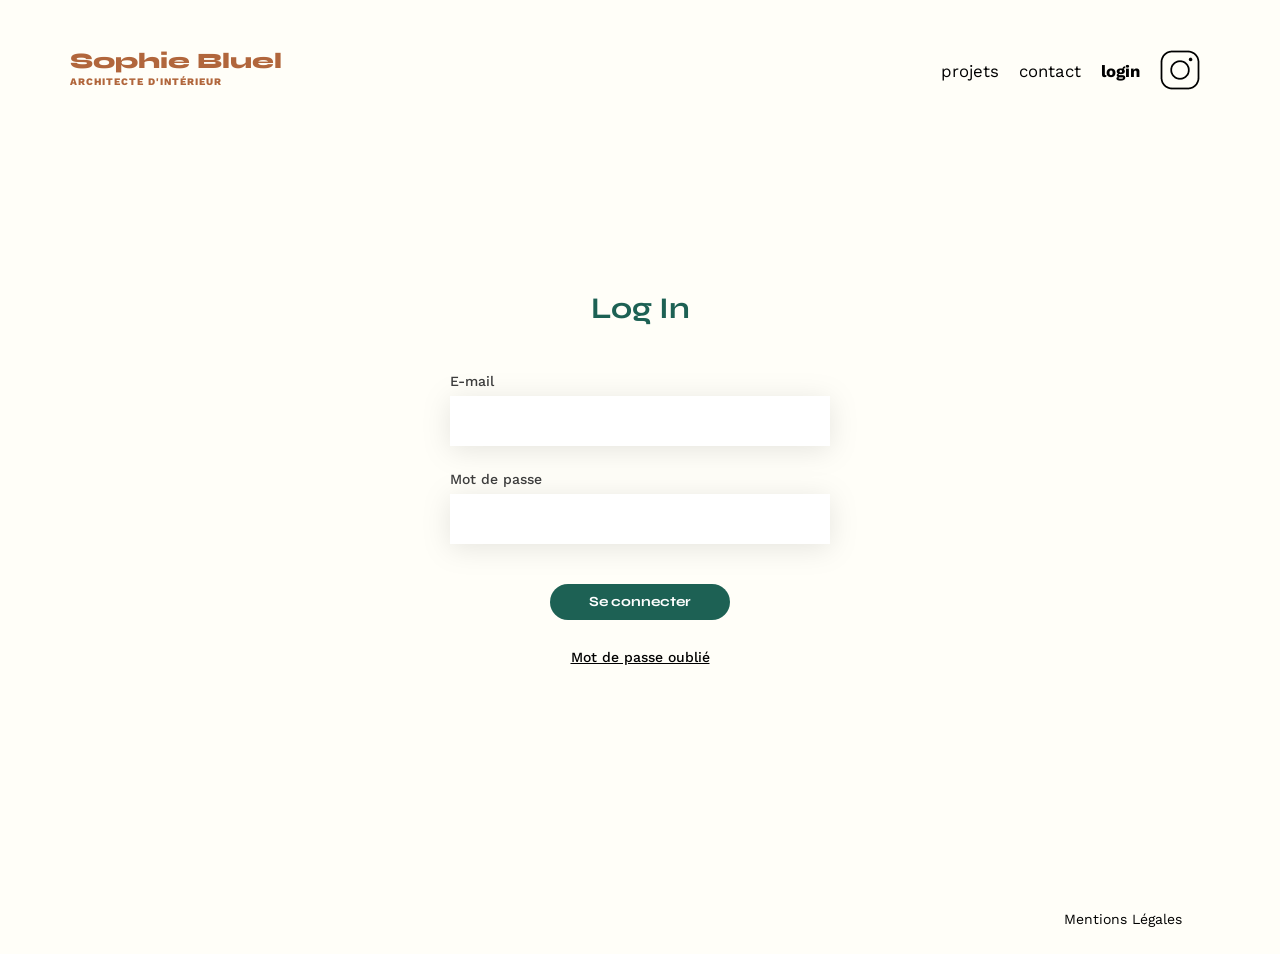
<file: FrontEnd/login.html>
<!DOCTYPE html>
<html lang="fr">
  <head>
    <meta charset="UTF-8" />
    <meta name="viewport" content="width=device-width, initial-scale=1.0" />
    <link rel="preconnect" href="https://fonts.googleapis.com" />
    <link rel="preconnect" href="https://fonts.gstatic.com" crossorigin />
    <link
      href="https://fonts.googleapis.com/css2?family=Syne:wght@700;800&family=Work+Sans&display=swap"
      rel="stylesheet"
    />
    <meta name="description" content="" />
    <title>Page de connexion</title>
    <link rel="stylesheet" href="assets/style.css" />
    <link rel="stylesheet" href="assets/login.css" />
    <script type="module" src="scripts/login.js" defer></script>
    <script type="module" src="scripts/admin.js" defer></script>
  </head>
  <body>
    <header>
      <h1>Sophie Bluel <span>Architecte d'intérieur</span></h1>
      <nav>
        <ul id="navbar">
          <li>
            <a href="index.html">projets</a>
          </li>
          <li>
            <a href="index.html#formulaire" id="contact">contact</a>
          </li>
          <li>
            <a href="login.html" id="loginBtn">login</a>
          </li>
          <li>
            <a id="logoutBtn" href="index.html">logout</a>
          </li>
          <li><img src="./assets/icons/instagram.png" alt="Instagram" /></li>
        </ul>
      </nav>
    </header>
    <div class="container">
      <main>
        <h2>Log In</h2>
        <form action="login" method="post">
          <div class="input-container">
            <label for="email">E-mail</label>
            <input type="email" id="email" name="email" required />
          </div>
          <div class="input-container">
            <label for="password">Mot de passe</label>
            <input type="password" id="password" name="password" required />
          </div>
          <p class="hide" id="incorrect">
            Erreur dans l’identifiant ou le mot de passe
          </p>
          <button type="submit" id="loginButton">Se connecter</button>
        </form>
        <p><a class="mdp" href="#">Mot de passe oublié</a></p>
      </main>
      <footer>
        <nav>
          <ul>
            <li>Mentions Légales</li>
          </ul>
        </nav>
      </footer>
    </div>
  </body>
</html>
</file>
<file: FrontEnd/assets/style.css>
/* http://meyerweb.com/eric/tools/css/reset/
   v2.0 | 20110126
   License: none (public domain)
*/

html,
body,
div,
span,
applet,
object,
iframe,
h1,
h2,
h3,
h4,
h5,
h6,
p,
blockquote,
pre,
a,
abbr,
acronym,
address,
big,
cite,
code,
del,
dfn,
em,
img,
ins,
kbd,
q,
s,
samp,
small,
strike,
strong,
sub,
sup,
tt,
var,
b,
u,
i,
center,
dl,
dt,
dd,
ol,
ul,
li,
fieldset,
form,
label,
legend,
table,
caption,
tbody,
tfoot,
thead,
tr,
th,
td,
article,
aside,
canvas,
details,
embed,
figure,
figcaption,
footer,
header,
hgroup,
menu,
nav,
output,
ruby,
section,
summary,
time,
mark,
audio,
video {
  margin: 0;
  padding: 0;
  border: 0;
  font-size: 100%;
  font: inherit;
  vertical-align: baseline;
}
/* HTML5 display-role reset for older browsers */
article,
aside,
details,
figcaption,
figure,
footer,
header,
hgroup,
menu,
nav,
section {
  display: block;
}
body {
  line-height: 1;
}
ol,
ul {
  list-style: none;
}
blockquote,
q {
  quotes: none;
}
blockquote:before,
blockquote:after,
q:before,
q:after {
  content: "";
  content: none;
}
table {
  border-collapse: collapse;
  border-spacing: 0;
}
/** end reset css**/
body {
  max-width: 1140px;
  margin: auto;
  font-family: "Work Sans";
  font-size: 14px;
  background-color: #fffef8;
}
header {
  display: flex;
  justify-content: space-between;
  margin: 50px 0;
}

.headeredit {
  margin-top: 80px;
}

section {
  margin: 50px 0;
}

h1 {
  display: flex;
  flex-direction: column;
  font-family: "Syne";
  font-size: 22px;
  font-weight: 800;
  color: #b1663c;
  gap: 5px;
}

h1 > span {
  font-family: "Work Sans";
  font-size: 10px;
  letter-spacing: 0.1em;
  text-transform: uppercase;
}

h2 {
  font-family: "Syne";
  font-weight: 700;
  font-size: 30px;
  color: #1d6154;
}
nav ul {
  display: flex;
  align-items: center;
  list-style-type: none;
}
nav li {
  padding: 0 10px;
  font-size: 1.2em;
}

.bold {
  font-weight: 700;
}

a {
  text-decoration: none;
  color: black;
}

a:hover {
  color: #b1663c;
  transition: 0.3s;
}

li:hover {
  color: #b1663c;
  transition: 0.3s;
}
#introduction {
  display: flex;
  align-items: center;
  margin: 100px 0;
}
#introduction figure {
  flex: 1;
}
#introduction img {
  display: block;
  margin: auto;
  width: 80%;
}

#introduction article {
  flex: 1;
}
#introduction h2 {
  margin-bottom: 1em;
}

#introduction p {
  margin-bottom: 0.5em;
}
.projets {
  display: flex;
  flex-direction: column;
  justify-content: center;
  align-items: center;
  position: relative;
  margin-top: 150px;
}
#portfolio h2 {
  text-align: center;
  margin-bottom: 1em;
  margin-right: 20px;
}

.editbar {
  display: flex;
  flex-direction: row;
  justify-content: center;
  align-items: center;
  padding: 15px;
  background-color: black;
  color: white;
  position: absolute;
  left: 0;
  right: 0;
  top: 0;
  z-index: 5;
}

.edit {
  border: none;
  background-color: transparent;
  cursor: pointer;
  position: relative;
  left: 162px;
  bottom: 53px;
  color: black;
  font-size: 15px;
  font-family: "Work Sans";
  margin-bottom: 55px;
}

.edit:hover {
  color: #b1663c;
  transition: 0.3s;
}

.overlay {
  position: fixed;
  top: 0;
  left: 0;
  width: 100%;
  height: 100%;
  background: rgba(0, 0, 0, 0.3);
  z-index: 1;
  display: none;
}

.modal {
  position: fixed;
  top: 50%;
  left: 50%;
  transform: translate(-50%, -50%);
  width: 630px;
  height: 688px;
  background-color: white;
  padding: 30px;
  z-index: 2;
  border-radius: 10px;
  display: none;
}

.modalForm {
  position: fixed;
  top: 50%;
  left: 50%;
  transform: translate(-50%, -50%);
  width: 630px;
  height: 688px;
  background-color: white;
  padding: 30px;
  z-index: 2;
  border-radius: 10px;
  display: none;
}

.modalForm .modal-headerForm {
  width: 100%;
  /* background-color: #1d6154; */
  height: 35px;
  display: flex;
  justify-content: space-between;
  align-items: center;
}

.modalForm .modal-headerForm button {
  cursor: pointer;
  border: none;
  background-color: transparent;
}

.modalForm .modal-headerForm .closeModal {
  transform: scale(1.2);
  position: absolute;
  right: 30px;
  top: 26px;
}

.modalForm .modal-headerForm .backModal {
  transform: scale(0.8);
  position: absolute;
  left: 30px;
  top: 26px;
}

.modal-header {
  width: 100%;
  align-items: center;
  justify-content: flex-end;
  height: 35px;
  display: flex;
}

.modal-header button {
  cursor: pointer;
  border: none;
  background-color: transparent;
  position: absolute;
  right: 30px;
  top: 26px;
}

.modal-header button svg {
  transform: scale(1.2);
}

.modal-title {
  color: #000;
  text-align: center;
  font-family: "Work Sans";
  font-size: 28px;
  font-weight: 400;
}

.modal-footer {
  position: absolute;
  bottom: 45px;
  left: 0;
  display: flex;
  flex-direction: column;
  justify-content: center;
  align-items: center;
  width: 100%;
}

.modal-content {
  position: absolute;
  bottom: 125px;
  left: 17%;
  display: flex;
  flex-direction: column;
  align-items: center;
  width: 70%;
  height: 485px;
  border-bottom: 1px solid #b3b3b3;
}

.form {
  display: flex;
  flex-direction: column;
  align-items: center;
  width: 100%;
  height: 100%;
}

.form .upload-file svg {
  height: 90px;
  width: 90px;
  padding-top: 15px;
}

.upload-file {
  width: 100%;
  height: 420px;
  display: flex;
  flex-direction: column;
  align-items: center;
  background-color: #e8f1f6;
  border-radius: 5px;
  gap: 10px;
}

.upload-file p {
  color: #444;
  text-align: center;
  font-family: Work Sans;
  font-size: 10px;
  font-weight: 400;
  padding-top: 5px;
}

.upload-file input {
  display: none;
}

.upload-file #image-preview {
  object-fit: cover;
  height: 205px;
  max-width: 160px;
}

label[for="image-upload"] {
  display: flex;
  justify-content: center;
  align-items: center;
  background-color: #cbd6dc;
  color: #306685;
  font-weight: 500;
  padding: 10px 10px;
  width: 165px;
  height: 20px;
  border-radius: 50px;
  cursor: pointer;
  transition: background-color 0.3s;
}

label[for="image-upload"]:hover {
  color: #1d6154;
  transition: background-color 0.3s;
  background-color: #e8f1f6;
}

.form .wrapper {
  margin-top: 40px;
  width: 100%;
  height: 100%;
  display: flex;
  flex-direction: column;
  justify-content: flex-start;
  align-items: flex-start;
  gap: 30px;
}

.wrapperTitle {
  display: flex;
  flex-direction: column;
  justify-content: flex-start;
  align-items: flex-start;
  gap: 10px;
  font-family: "Work Sans";
  font-size: 14px;
  font-weight: 500;
  color: #3d3d3d;
  width: 100%;
}

.wrapperTitle input {
  width: 100%;
  height: 50px;
  border: none;
  filter: drop-shadow(0px 4px 14px rgba(0, 0, 0, 0.08));
  color: #444;
  font-family: Work Sans;
  font-size: 14px;
  text-indent: 15px;
}

.wrapperCategory {
  display: flex;
  flex-direction: column;
  justify-content: flex-start;
  align-items: flex-start;
  gap: 10px;
  font-family: "Work Sans";
  font-size: 14px;
  font-weight: 500;
  color: #3d3d3d;
  width: 100%;
}

.wrapperCategory select {
  width: 100%;
  height: 50px;
  border: none;
  filter: drop-shadow(0px 4px 14px rgba(0, 0, 0, 0.08));
  background-color: white;
  cursor: pointer;
  color: #444;
  font-family: Work Sans;
  font-size: 14px;
  text-indent: 5px;
}

.wrapperCategory select option {
  cursor: pointer;
  color: #444;
  font-family: Work Sans;
  font-size: 14px;
}

.modal-gallery {
  width: 100%;
  height: 100%;
  display: flex;
  flex-wrap: wrap;
  gap: 8px;
  overflow: scroll;
  scrollbar-width: none; /* For Firefox */
}

.modal-gallery::-webkit-scrollbar {
  display: none; /* For Chrome, Safari and Opera */
}

.modal-gallery img {
  width: 90px;
  height: 120px;
  object-fit: cover;
}

.modal-gallery figure {
  width: 90px;
  height: 120px;
  padding-bottom: 30px;
  position: relative;
}

.modal-gallery figure button {
  width: 20px;
  height: 20px;
  background-color: black;
  border: none;
  cursor: pointer;
  border-radius: 2px;
  display: flex;
  justify-content: center;
  align-items: center;
  position: absolute;
  top: 6px;
  right: 4px;
}

.modal-gallery figure button:hover {
  background-color: rgb(112, 14, 14);
  transition: 0.3s;
}

.modal-gallery figure button img {
  width: 11px;
  height: 11px;
  object-fit: cover;
}

.modal-footer button {
  font-family: "Syne";
  font-size: 16px;
  font-weight: 700;
  background-color: #1d6154;
  color: white;
  border: 1px solid #1d6154;
  text-align: center;
  border-radius: 60px;
  padding: 9px 15px;
  cursor: pointer;
  width: 245px;
}

.modal-footer p {
  color: red;
  font-family: "Work Sans";
  position: absolute;
  bottom: 53px;
}

.icon {
  padding-right: 12px;
}

.filters {
  display: flex;
  justify-content: center;
  gap: 10px;
  margin-top: 40px;
  margin-bottom: 55px;
}

.filterBtn {
  font-family: "Syne";
  font-size: 16px;
  font-weight: 700;
  background-color: white;
  color: #1d6154;
  border: 1px solid #1d6154;
  text-align: center;
  border-radius: 60px;
  padding: 7px 15px;
  cursor: pointer;
  min-width: 100px;
}

.active {
  background-color: #1d6154;
  color: white;
}

.filterBtn:hover {
  background-color: #1d6154;
  color: white;
  transition: 0.3s;
}

.gallery {
  width: 100%;
  display: grid;
  grid-template-columns: 1fr 1fr 1fr;
  grid-column-gap: 20px;
  grid-row-gap: 20px;
}

.hide {
  display: none;
}

.gallery img {
  width: 100%;
  max-height: 490px;
}
#contact {
  width: 50%;
  margin: auto;
}
#contact > * {
  text-align: center;
}
#contact h2 {
  margin-bottom: 20px;
}
#contact form {
  text-align: left;
  margin-top: 30px;
  display: flex;
  flex-direction: column;
}

#contact input {
  height: 50px;
  font-size: 1.2em;
  border: none;
  box-shadow: 0px 4px 14px rgba(0, 0, 0, 0.09);
}
#contact label {
  margin: 2em 0 1em 0;
}
#contact textarea {
  border: none;
  box-shadow: 0px 4px 14px rgba(0, 0, 0, 0.09);
}

input[type="submit"] {
  font-family: "Syne";
  font-weight: 700;
  color: white;
  background-color: #1d6154;
  margin: 2em auto;
  width: 180px;
  text-align: center;
  border-radius: 60px;
}

footer nav ul {
  display: flex;
  justify-content: flex-end;
  margin: 2em;
}
</file>
<file: FrontEnd/assets/login.css>
* {
  margin: 0;
  padding: 0;
  box-sizing: border-box;
}

html {
  position: relative;
  min-height: 100%;
}

body {
  max-width: 1140px;
  margin: auto;
  font-family: "Work Sans";
  font-size: 14px;
}

.container {
  display: flex;
  flex-direction: column;
  justify-content: space-around;
  height: 100%;
}

a {
  font-size: 16.8px;
}

main {
  margin-top: 150px;
  display: flex;
  flex-direction: column;
  align-items: center;
}

main h2 {
  margin-bottom: 50px;
}

main form {
  display: flex;
  flex-direction: column;
  align-items: center;
  width: 100%;
}

.input-container {
  display: flex;
  flex-direction: column;
  gap: 7px;
  margin-bottom: 25px;
}

label {
  color: #3d3d3d;
  font-size: 14px;
  font-weight: 500;
  line-height: normal;
}

input {
  width: 380px;
  height: 50px;
  padding: 0 10px;
  font-size: 16px;
  border: 1px solid white;
  filter: drop-shadow(0px 4px 14px rgba(0, 0, 0, 0.1));
}

input:focus {
  outline: none;
  border: 1px solid #1d6154;
}

form button {
  font-family: "Syne";
  width: 180px;
  height: 36px;
  background-color: #1d6154;
  color: white;
  font-size: 14px;
  font-weight: 700;
  border: none;
  border-radius: 60px;
  cursor: pointer;
  margin-top: 15px;
  margin-bottom: 30px;
}

form button:hover {
  color: #1d6154;
  background-color: white;
  border: 1px solid #1d6154;
  transition: 0.3s;
}

.mdp {
  font-family: "Work Sans";
  font-size: 14px;
  font-weight: 500;
  text-decoration: underline;
}

#incorrect {
  color: red;
}

footer {
  margin-top: 220px;
}

footer nav li {
  padding: 0;
  font-size: 14px;
}
</file>
